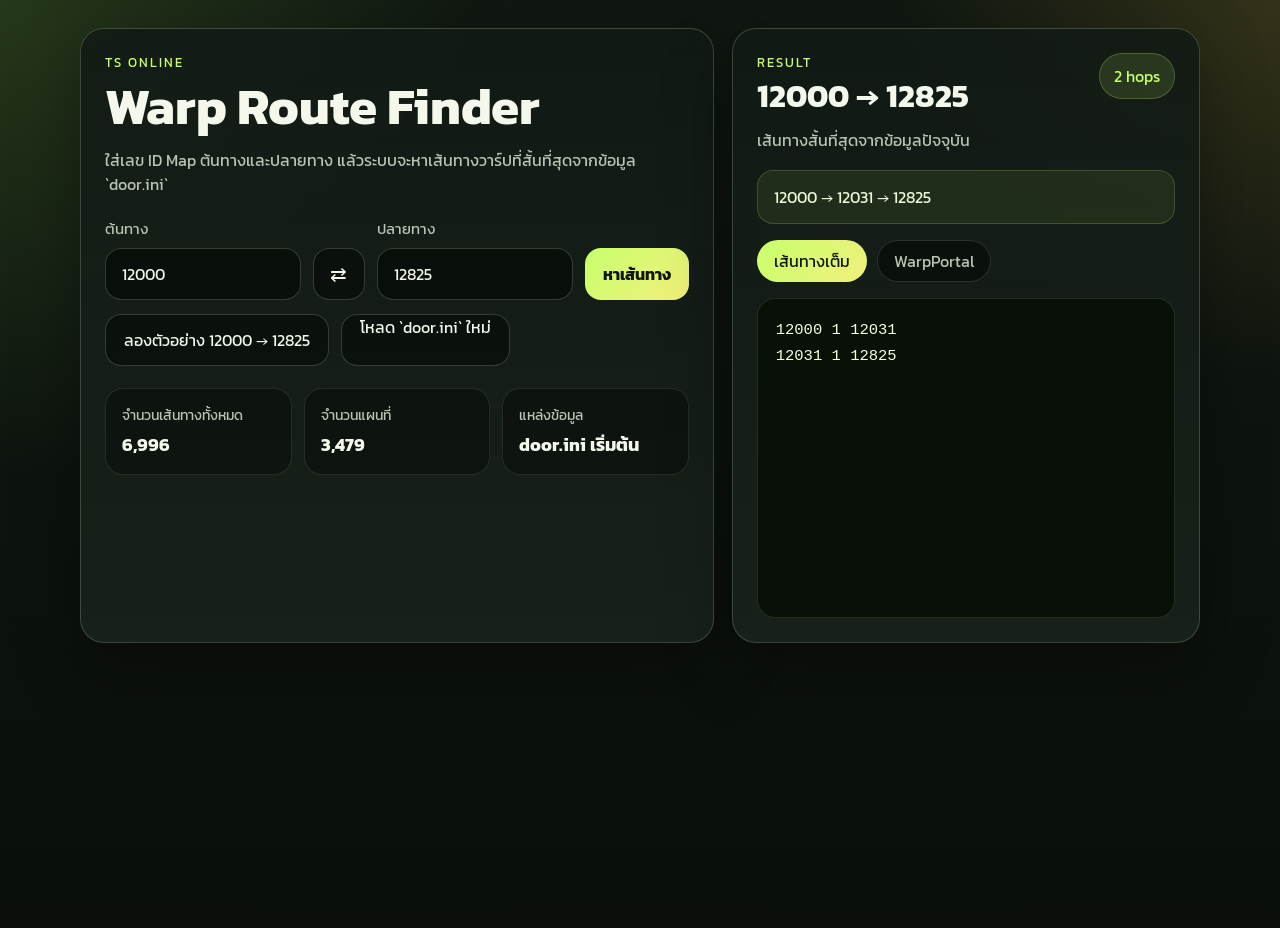
<file: index.html>
<!doctype html>
<html lang="th">
<head>
  <meta charset="UTF-8" />
  <meta name="viewport" content="width=device-width, initial-scale=1.0" />
  <title>TS Online Warp Route Finder</title>
  <link rel="preconnect" href="https://fonts.googleapis.com">
  <link rel="preconnect" href="https://fonts.gstatic.com" crossorigin>
  <link href="https://fonts.googleapis.com/css2?family=Kanit:wght@300;400;500;700&display=swap" rel="stylesheet">
  <link rel="stylesheet" href="styles.css" />
</head>
<body>
  <main class="shell">
    <section class="hero card">
      <p class="eyebrow">TS Online</p>
      <h1>Warp Route Finder</h1>
      <p class="hero-copy">
        ใส่เลข ID Map ต้นทางและปลายทาง แล้วระบบจะหาเส้นทางวาร์ปที่สั้นที่สุดจากข้อมูล `door.ini`
      </p>
      <form id="routeForm" class="route-form">
        <label>
          <span>ต้นทาง</span>
          <input id="startInput" name="start" type="number" inputmode="numeric" placeholder="เช่น 12000" required />
        </label>
        <button id="swapBtn" class="ghost-btn swap-btn" type="button" aria-label="สลับต้นทางและปลายทาง">⇄</button>
        <label>
          <span>ปลายทาง</span>
          <input id="endInput" name="end" type="number" inputmode="numeric" placeholder="เช่น 12825" required />
        </label>
        <button class="primary-btn" type="submit">หาเส้นทาง</button>
      </form>

      <div class="quick-actions">
        <button class="ghost-btn" type="button" data-sample-start="12000" data-sample-end="12825">ลองตัวอย่าง 12000 → 12825</button>
        <label class="upload-btn">
          <input id="fileInput" type="file" accept=".ini,.txt" />
          <span>โหลด `door.ini` ใหม่</span>
        </label>
      </div>

      <div class="meta-grid">
        <article class="meta-card">
          <span class="meta-label">จำนวนเส้นทางทั้งหมด</span>
          <strong id="edgeCount">-</strong>
        </article>
        <article class="meta-card">
          <span class="meta-label">จำนวนแผนที่</span>
          <strong id="nodeCount">-</strong>
        </article>
        <article class="meta-card">
          <span class="meta-label">แหล่งข้อมูล</span>
          <strong id="dataSource">door.ini เริ่มต้น</strong>
        </article>
      </div>
    </section>

    <section class="results card">
      <div class="results-top">
        <div>
          <p class="eyebrow">Result</p>
          <h2 id="resultTitle">ยังไม่ได้ค้นหา</h2>
        </div>
        <div id="hopBadge" class="hop-badge">0 hops</div>
      </div>

      <p id="resultMessage" class="result-message">
        กดปุ่ม “หาเส้นทาง” เพื่อคำนวณเส้นทางสั้นที่สุด
      </p>

      <div id="pathSummary" class="path-summary is-hidden"></div>
      <div class="result-tabs" role="tablist" aria-label="รูปแบบผลลัพธ์">
        <button id="rawTabBtn" class="result-tab is-active" type="button" role="tab" aria-selected="true">เส้นทางเต็ม</button>
        <button id="portalTabBtn" class="result-tab" type="button" role="tab" aria-selected="false">WarpPortal</button>
      </div>
      <pre id="pathOutput" class="path-output"></pre>
    </section>
  </main>

  <script src="data/door-data.js"></script>
  <script src="app.js"></script>
</body>
</html>
</file>
<file: styles.css>
:root {
  --bg: #0f1410;
  --bg-soft: #172019;
  --panel: rgba(18, 26, 21, 0.88);
  --panel-strong: rgba(24, 34, 27, 0.96);
  --line: rgba(201, 227, 172, 0.22);
  --text: #f3f7ec;
  --muted: #b9c4b2;
  --accent: #c7ff6d;
  --accent-deep: #243a14;
  --danger: #ff9187;
  --shadow: 0 24px 70px rgba(0, 0, 0, 0.32);
}

* {
  box-sizing: border-box;
}

body {
  margin: 0;
  min-height: 100vh;
  font-family: "Kanit", sans-serif;
  color: var(--text);
  background:
    radial-gradient(circle at top left, rgba(114, 168, 60, 0.22), transparent 30%),
    radial-gradient(circle at top right, rgba(238, 183, 67, 0.16), transparent 24%),
    linear-gradient(180deg, #101811 0%, #0a0f0b 100%);
}

.shell {
  width: min(1120px, calc(100vw - 32px));
  margin: 28px auto;
  display: grid;
  grid-template-columns: minmax(0, 1.15fr) minmax(320px, 0.85fr);
  gap: 18px;
}

.card {
  background: linear-gradient(180deg, var(--panel) 0%, var(--panel-strong) 100%);
  border: 1px solid var(--line);
  border-radius: 24px;
  box-shadow: var(--shadow);
  backdrop-filter: blur(10px);
}

.hero,
.results {
  padding: 24px;
}

.eyebrow {
  margin: 0 0 8px;
  font-size: 0.8rem;
  letter-spacing: 0.16em;
  text-transform: uppercase;
  color: var(--accent);
}

h1,
h2 {
  margin: 0;
  line-height: 1.05;
}

h1 {
  font-size: clamp(2rem, 4vw, 3.5rem);
}

h2 {
  font-size: clamp(1.4rem, 3vw, 2rem);
}

.hero-copy,
.result-message {
  margin: 14px 0 0;
  color: var(--muted);
  font-size: 1rem;
}

.route-form {
  margin-top: 22px;
  display: grid;
  grid-template-columns: minmax(0, 1fr) auto minmax(0, 1fr) auto;
  gap: 12px;
  align-items: end;
}

.route-form label,
.upload-btn {
  display: flex;
  flex-direction: column;
  gap: 8px;
}

.route-form span,
.upload-btn span {
  font-size: 0.92rem;
  color: var(--muted);
}

input[type="number"],
.ghost-btn,
.primary-btn,
.upload-btn span {
  min-height: 52px;
  border-radius: 16px;
  border: 1px solid var(--line);
  font: inherit;
}

input[type="number"] {
  width: 100%;
  padding: 0 16px;
  color: var(--text);
  background: rgba(7, 11, 8, 0.74);
  outline: none;
}

input[type="number"]:focus {
  border-color: rgba(199, 255, 109, 0.7);
  box-shadow: 0 0 0 4px rgba(199, 255, 109, 0.12);
}

button {
  cursor: pointer;
}

.primary-btn,
.ghost-btn,
.upload-btn span {
  padding: 0 18px;
  transition: transform 0.18s ease, border-color 0.18s ease, background 0.18s ease;
}

.primary-btn {
  background: linear-gradient(135deg, var(--accent) 0%, #f2f07a 100%);
  color: #0f170a;
  border: none;
  font-weight: 700;
}

.ghost-btn,
.upload-btn span {
  background: rgba(8, 12, 9, 0.68);
  color: var(--text);
}

.ghost-btn:hover,
.primary-btn:hover,
.upload-btn:hover span {
  transform: translateY(-1px);
}

.swap-btn {
  width: 52px;
  padding: 0;
  font-size: 1.25rem;
}

.quick-actions {
  margin-top: 14px;
  display: flex;
  gap: 12px;
  flex-wrap: wrap;
}

.upload-btn input {
  display: none;
}

.meta-grid {
  margin-top: 22px;
  display: grid;
  grid-template-columns: repeat(3, minmax(0, 1fr));
  gap: 12px;
}

.meta-card {
  padding: 16px;
  border-radius: 18px;
  background: rgba(8, 12, 9, 0.52);
  border: 1px solid rgba(201, 227, 172, 0.12);
}

.meta-label {
  display: block;
  color: var(--muted);
  font-size: 0.88rem;
}

.meta-card strong {
  display: block;
  margin-top: 6px;
  font-size: 1.1rem;
}

.results-top {
  display: flex;
  justify-content: space-between;
  gap: 12px;
  align-items: start;
}

.hop-badge {
  padding: 10px 14px;
  border-radius: 999px;
  background: rgba(199, 255, 109, 0.12);
  border: 1px solid rgba(199, 255, 109, 0.22);
  color: var(--accent);
  white-space: nowrap;
}

.path-summary {
  margin-top: 18px;
  padding: 14px 16px;
  border-radius: 16px;
  background: rgba(199, 255, 109, 0.08);
  border: 1px solid rgba(199, 255, 109, 0.18);
  color: #eff8da;
  word-break: break-word;
}

.result-tabs {
  margin-top: 16px;
  display: flex;
  gap: 10px;
  flex-wrap: wrap;
}

.result-tab {
  min-height: 42px;
  padding: 0 16px;
  border-radius: 999px;
  border: 1px solid rgba(201, 227, 172, 0.16);
  background: rgba(8, 12, 9, 0.68);
  color: var(--muted);
  font: inherit;
}

.result-tab.is-active {
  color: #0f170a;
  background: linear-gradient(135deg, var(--accent) 0%, #f2f07a 100%);
  border-color: transparent;
}

.path-output {
  margin: 16px 0 0;
  min-height: 320px;
  padding: 18px;
  border-radius: 18px;
  background: #081008;
  border: 1px solid rgba(201, 227, 172, 0.14);
  color: #f5ffd8;
  overflow: auto;
  font-family: "SFMono-Regular", "Consolas", monospace;
  font-size: 0.97rem;
  line-height: 1.7;
  white-space: pre-wrap;
}

.path-output.is-error {
  color: var(--danger);
}

.is-hidden {
  display: none;
}

@media (max-width: 920px) {
  .shell {
    grid-template-columns: 1fr;
  }

  .route-form {
    grid-template-columns: 1fr;
  }

  .swap-btn,
  .primary-btn {
    width: 100%;
  }

  .meta-grid {
    grid-template-columns: 1fr;
  }
}
</file>
